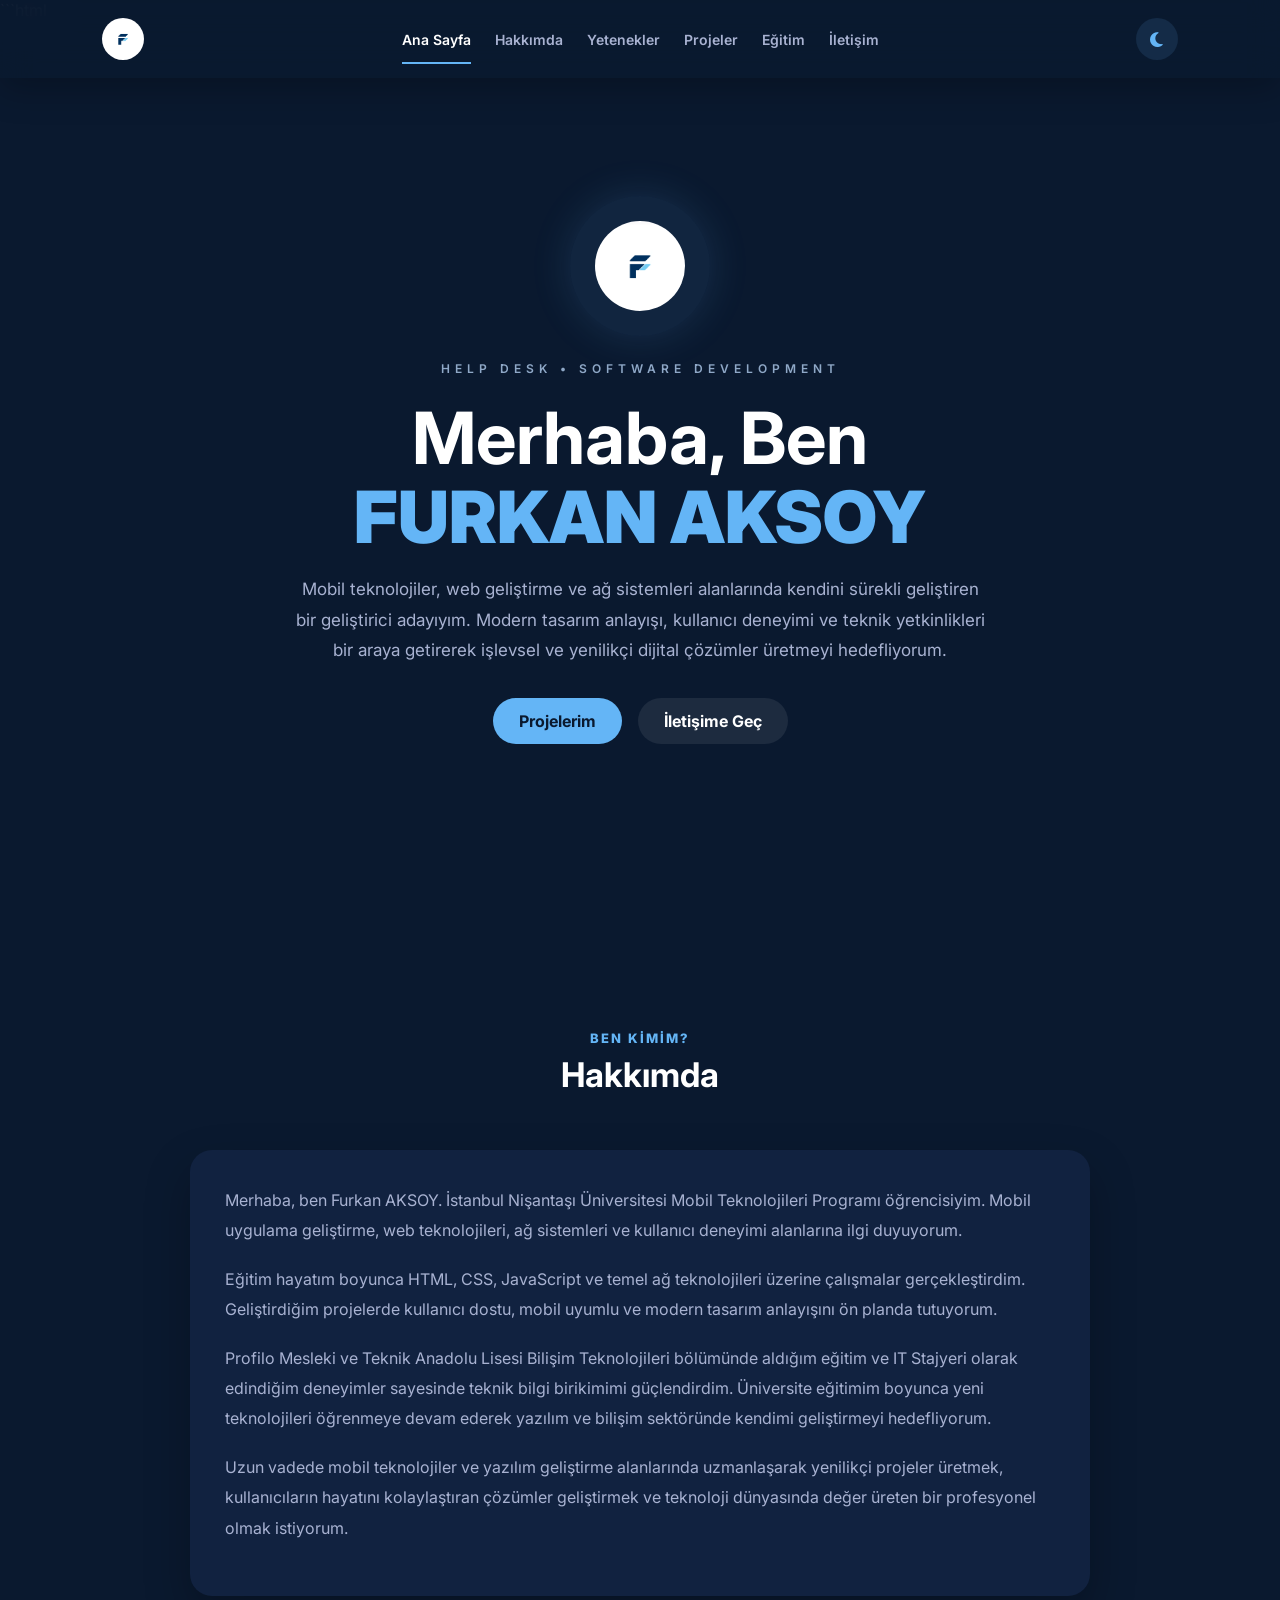
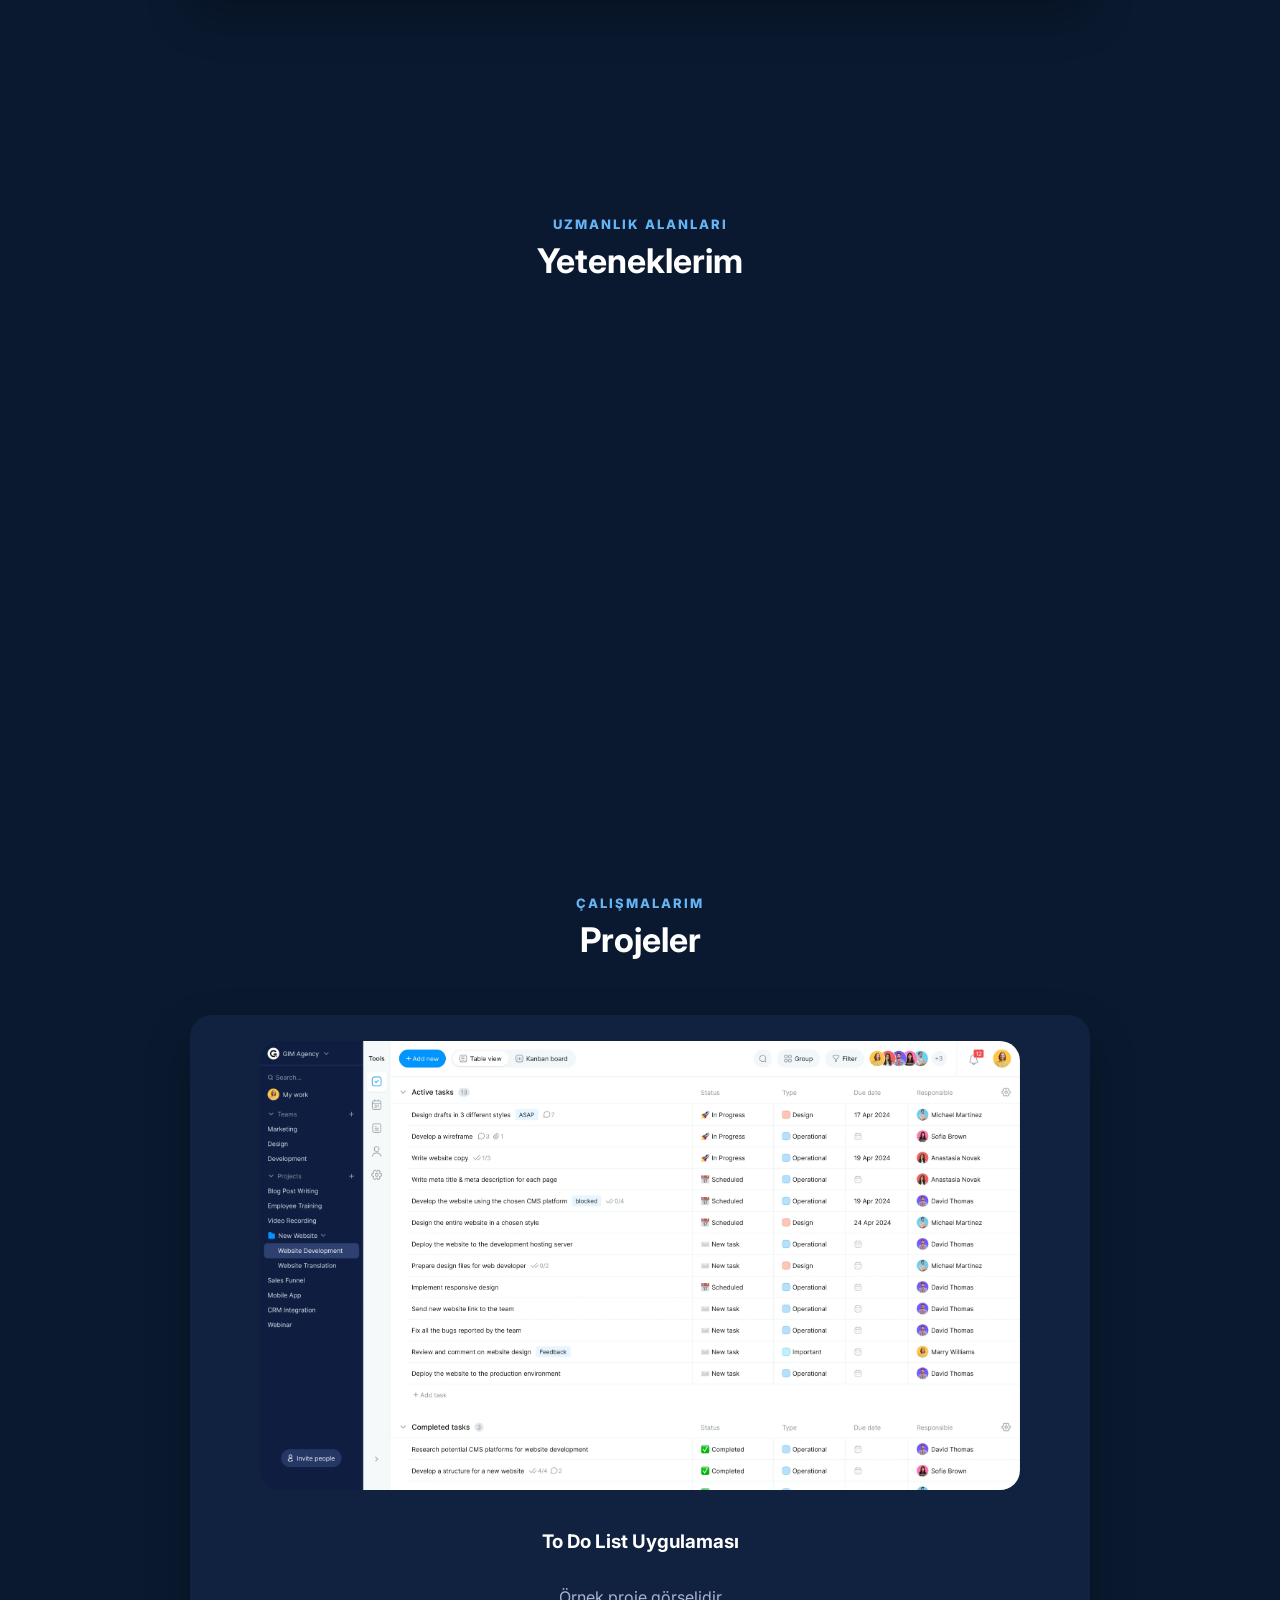
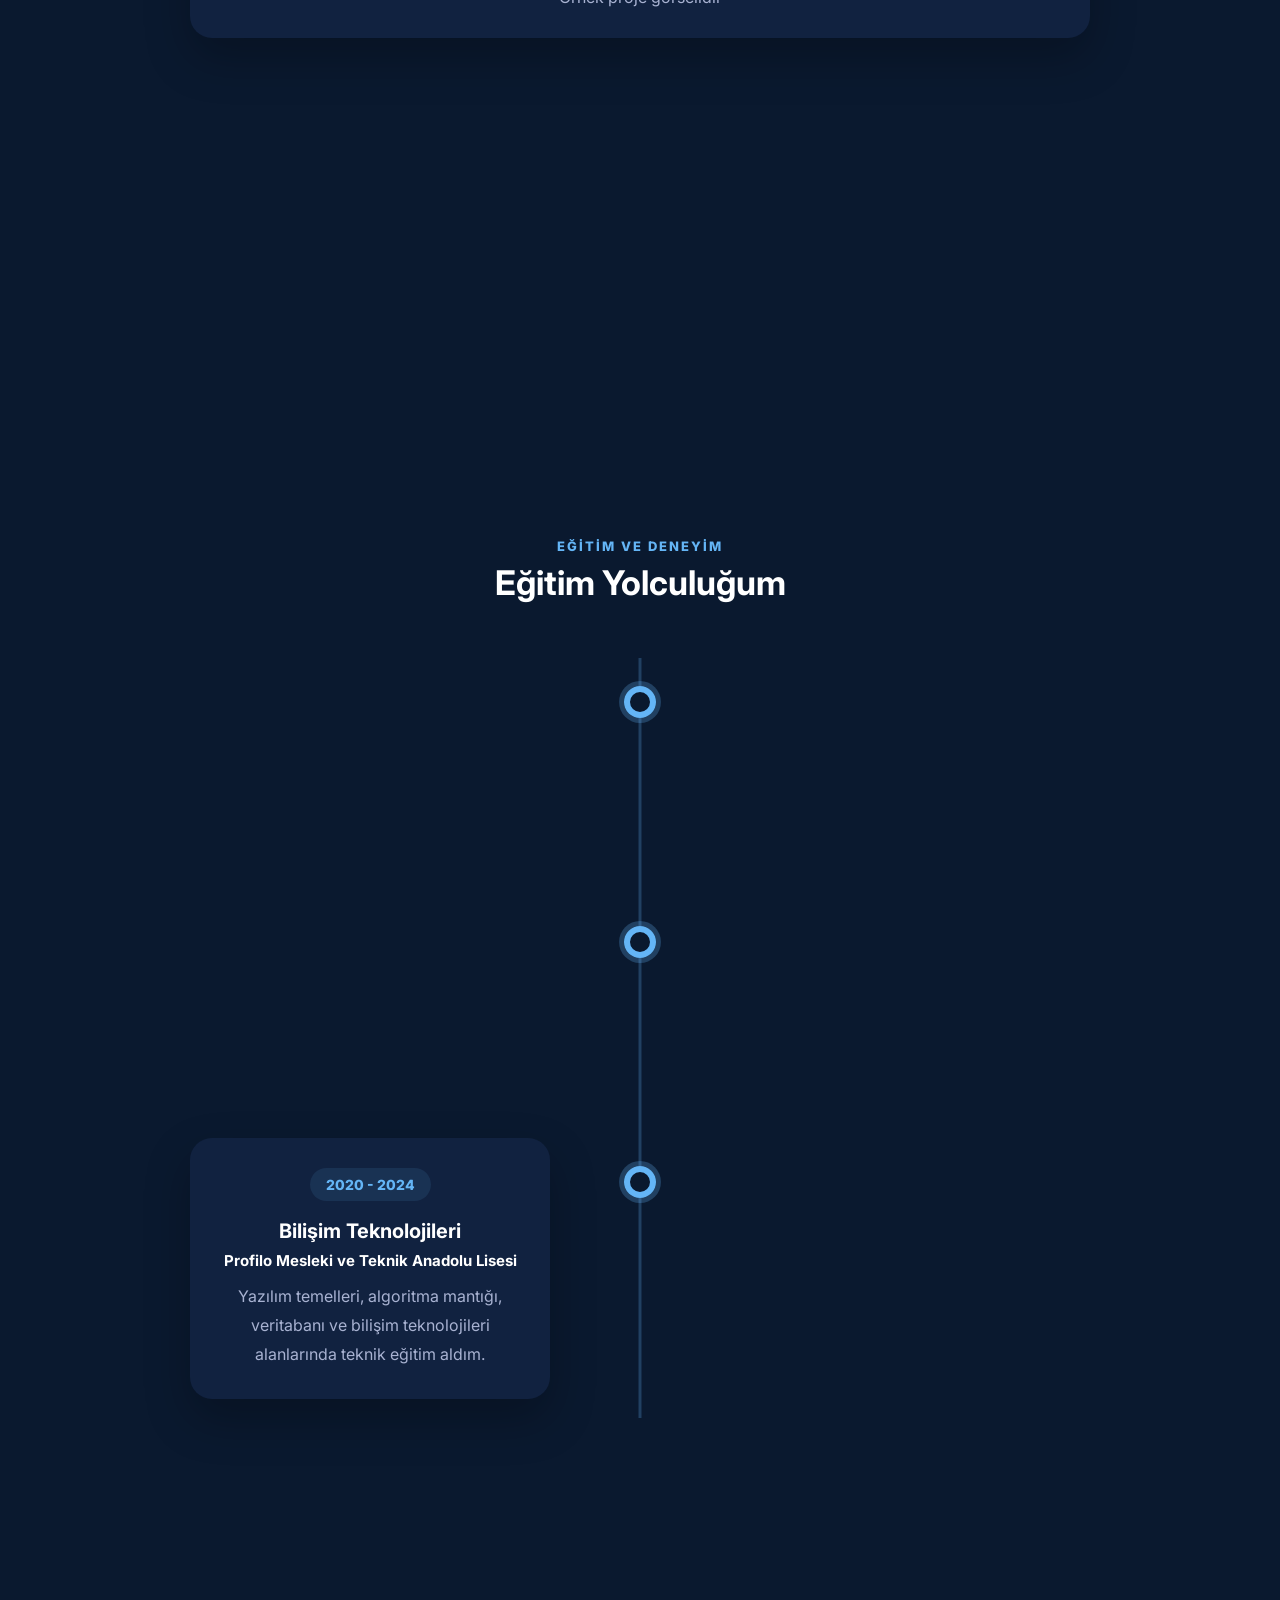
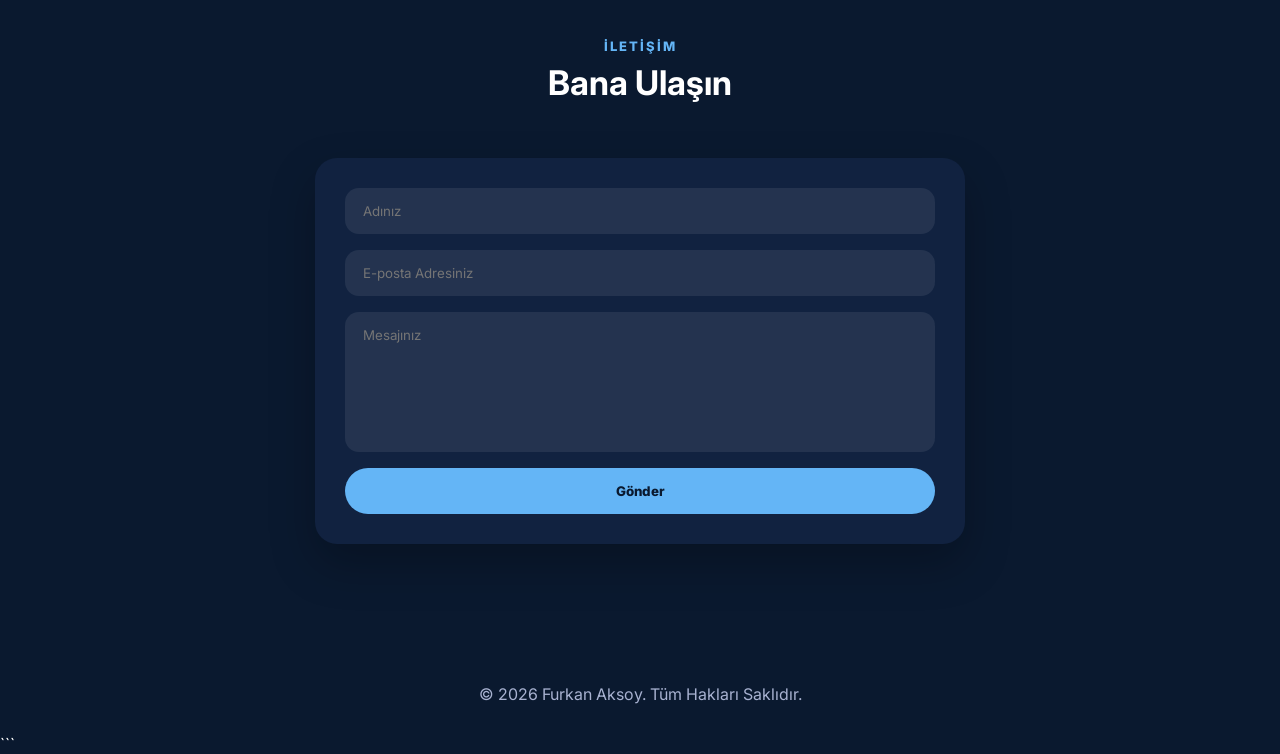
<file: index.html>
```html
<!DOCTYPE html>
<html lang="tr">
<head>
    <meta charset="UTF-8">
    <meta name="viewport" content="width=device-width, initial-scale=1.0">
    <title>Furkan Aksoy | Kişisel Portfolyo</title>

    <link rel="stylesheet" href="style.css">

    <link href="https://fonts.googleapis.com/css2?family=Inter:wght@300;400;500;600;700;800;900&display=swap" rel="stylesheet">

    <link rel="stylesheet" href="https://cdnjs.cloudflare.com/ajax/libs/font-awesome/6.5.1/css/all.min.css">
</head>
<body>

<header>
    <a href="#anasayfa" class="logo">
        <img src="1.png" alt="Furkan Aksoy Logo">
    </a>

    <nav>
        <ul>
            <li><a href="#anasayfa" class="active">Ana Sayfa</a></li>
            <li><a href="#hakkimda">Hakkımda</a></li>
            <li><a href="#yetenekler">Yetenekler</a></li>
            <li><a href="#projeler">Projeler</a></li>
            <li><a href="#egitim">Eğitim</a></li>
            <li><a href="#iletisim">İletişim</a></li>
        </ul>
    </nav>

    <div class="ust-sag">
        <button class="tema-butonu" id="temaButonu" aria-label="Tema Değiştir">
            <i class="fa-solid fa-moon"></i>
        </button>

        <div class="menu-butonu">
            <i class="fa-solid fa-bars"></i>
        </div>
    </div>
</header>

<section class="ana-sayfa" id="anasayfa">
    <div class="ana-icerik">

        <div class="profil-dairesi">
            <img src="1.png" alt="Furkan Aksoy Logo">
        </div>

        <span class="ust-yazi">
            HELP DESK • SOFTWARE DEVELOPMENT
        </span>

        <h1>
            Merhaba, Ben
            <span>Furkan AKSOY</span>
        </h1>

        <p>
            Mobil teknolojiler, web geliştirme ve ağ sistemleri alanlarında kendini
            sürekli geliştiren bir geliştirici adayıyım. Modern tasarım anlayışı,
            kullanıcı deneyimi ve teknik yetkinlikleri bir araya getirerek işlevsel
            ve yenilikçi dijital çözümler üretmeyi hedefliyorum.
        </p>

        <div class="butonlar">
            <a href="#projeler" class="buton birincil">Projelerim</a>
            <a href="#iletisim" class="buton ikincil">İletişime Geç</a>
        </div>
    </div>
</section>

<section id="hakkimda">
    <div class="bolum-basligi">
        <span>BEN KİMİM?</span>
        <h2>Hakkımda</h2>
    </div>

    <div class="hakkimda-karti">
        <p>
            Merhaba, ben Furkan AKSOY. İstanbul Nişantaşı Üniversitesi Mobil Teknolojileri
            Programı öğrencisiyim. Mobil uygulama geliştirme, web teknolojileri, ağ sistemleri
            ve kullanıcı deneyimi alanlarına ilgi duyuyorum.
        </p>

        <p>
            Eğitim hayatım boyunca HTML, CSS, JavaScript ve temel ağ teknolojileri üzerine
            çalışmalar gerçekleştirdim. Geliştirdiğim projelerde kullanıcı dostu, mobil uyumlu
            ve modern tasarım anlayışını ön planda tutuyorum.
        </p>

        <p>
            Profilo Mesleki ve Teknik Anadolu Lisesi Bilişim Teknolojileri bölümünde aldığım
            eğitim ve IT Stajyeri olarak edindiğim deneyimler sayesinde teknik bilgi birikimimi
            güçlendirdim. Üniversite eğitimim boyunca yeni teknolojileri öğrenmeye devam ederek
            yazılım ve bilişim sektöründe kendimi geliştirmeyi hedefliyorum.
        </p>

        <p>
            Uzun vadede mobil teknolojiler ve yazılım geliştirme alanlarında uzmanlaşarak
            yenilikçi projeler üretmek, kullanıcıların hayatını kolaylaştıran çözümler
            geliştirmek ve teknoloji dünyasında değer üreten bir profesyonel olmak istiyorum.
        </p>
    </div>
</section>

<section id="yetenekler">
    <div class="bolum-basligi">
        <span>UZMANLIK ALANLARI</span>
        <h2>Yeteneklerim</h2>
    </div>

    <div class="yetenekler-grid">
        <div class="yetenek-karti">
            <div class="yetenek-baslik">
                <h3>HTML5</h3>
                <span>90%</span>
            </div>
            <div class="ilerleme"><span style="width:90%"></span></div>
        </div>

        <div class="yetenek-karti">
            <div class="yetenek-baslik">
                <h3>CSS3</h3>
                <span>85%</span>
            </div>
            <div class="ilerleme"><span style="width:85%"></span></div>
        </div>

        <div class="yetenek-karti">
            <div class="yetenek-baslik">
                <h3>JavaScript</h3>
                <span>75%</span>
            </div>
            <div class="ilerleme"><span style="width:75%"></span></div>
        </div>

        <div class="yetenek-karti">
            <div class="yetenek-baslik">
                <h3>Responsive Tasarım</h3>
                <span>88%</span>
            </div>
            <div class="ilerleme"><span style="width:88%"></span></div>
        </div>

        <div class="yetenek-karti">
            <div class="yetenek-baslik">
                <h3>Ağ Teknolojileri</h3>
                <span>70%</span>
            </div>
            <div class="ilerleme"><span style="width:70%"></span></div>
        </div>

        <div class="yetenek-karti">
            <div class="yetenek-baslik">
                <h3>Donanım</h3>
                <span>80%</span>
            </div>
            <div class="ilerleme"><span style="width:80%"></span></div>
        </div>

        <div class="yetenek-karti">
            <div class="yetenek-baslik">
                <h3>İngilizce</h3>
                <span>95%</span>
            </div>
            <div class="ilerleme"><span style="width:95%"></span></div>
        </div>

        <div class="yetenek-karti">
            <div class="yetenek-baslik">
                <h3>Arayüz Tasarımı</h3>
                <span>82%</span>
            </div>
            <div class="ilerleme"><span style="width:82%"></span></div>
        </div>

        <div class="yetenek-karti">
            <div class="yetenek-baslik">
                <h3>GitHub Kullanımı</h3>
                <span>78%</span>
            </div>
            <div class="ilerleme"><span style="width:78%"></span></div>
        </div>
    </div>
</section>

<section id="projeler">
    <div class="bolum-basligi">
        <span>ÇALIŞMALARIM</span>
        <h2>Projeler</h2>
    </div>

    <div class="proje-onizleme">
        <img id="projeOnizlemeResmi" src="todolistuyg.webp" alt="Örnek proje görseli">
        <h3 id="projeOnizlemeBaslik">To Do List Uygulaması</h3>
        <p id="projeOnizlemeAciklama">Örnek proje görselidir</p>
    </div>

    <div class="projeler-grid">
        <div class="proje-karti" data-image="todolistuyg.webp" data-title="To Do List Uygulaması" data-description="Örnek proje görselidir">
            <i class="fa-solid fa-list-check"></i>
            <h3>To Do List Uygulaması</h3>
            <p>Kullanıcıların görev ekleyebildiği, düzenleyebildiği ve tamamlananları takip edebildiği JavaScript tabanlı bir örnek proje.</p>
        </div>

        <div class="proje-karti" data-image="kisiselfinans.png" data-title="Kişisel Finans" data-description="Örnek proje görselidir">
            <i class="fa-solid fa-wallet"></i>
            <h3>Kişisel Finans</h3>
            <p>Bütçe takibi, gelir-gider yönetimi ve kişisel finans planlama özelliklerine odaklanan proje.</p>
        </div>

        <div class="proje-karti" data-image="Stokuyg.png" data-title="Stok Takip Uygulaması" data-description="Örnek proje görselidir">
            <i class="fa-solid fa-boxes-stacked"></i>
            <h3>Stok Takip Uygulaması</h3>
            <p>Ürün stoklarını yönetmeye yardımcı olan, sevkiyat ve envanter kontrolü sağlayan arayüz çalışması.</p>
        </div>
    </div>
</section>

<section id="egitim">
    <div class="bolum-basligi">
        <span>EĞİTİM VE DENEYİM</span>
        <h2>Eğitim Yolculuğum</h2>
    </div>

    <div class="zaman-cizelgesi">
        <div class="zaman-karti sol kart-1">
            <span class="tarih">2024 - Günümüz</span>
            <h3>Nişantaşı Üniversitesi</h3>
            <h4>Mobil Teknolojileri</h4>
            <p>
                Mobil teknolojiler, web geliştirme ve ağ teknolojileri alanlarında
                akademik eğitimime devam ediyorum.
            </p>
        </div>

        <div class="zaman-nokta nokta-1"></div>

        <div class="zaman-karti sag kart-2">
            <span class="tarih">2023 - 2024</span>
            <h3>IT Stajyeri</h3>
            <h4>İnnova Bilişim Çözümleri A.Ş.</h4>
            <p>
                Kurumsal bir yapıda teknik destek süreçlerini deneyimledim,
                donanım ve yazılım sorunları üzerine çalışmalar yaptım.
            </p>
        </div>

        <div class="zaman-nokta nokta-2"></div>

        <div class="zaman-karti sol kart-3">
            <span class="tarih">2020 - 2024</span>
            <h3>Bilişim Teknolojileri</h3>
            <h4>Profilo Mesleki ve Teknik Anadolu Lisesi</h4>
            <p>
                Yazılım temelleri, algoritma mantığı, veritabanı ve bilişim
                teknolojileri alanlarında teknik eğitim aldım.
            </p>
        </div>

        <div class="zaman-nokta nokta-3"></div>
    </div>
</section>

<section id="iletisim">
    <div class="bolum-basligi">
        <span>İLETİŞİM</span>
        <h2>Bana Ulaşın</h2>
    </div>

    <form>
        <input type="text" placeholder="Adınız">
        <input type="email" placeholder="E-posta Adresiniz">
        <textarea placeholder="Mesajınız"></textarea>
        <button type="submit">Gönder</button>
    </form>
</section>

<footer>
    <p>© 2026 Furkan Aksoy. Tüm Hakları Saklıdır.</p>
</footer>

<script src="main.js"></script>
</body>
</html>
```
</file>
<file: style.css>
* {
    margin: 0;
    padding: 0;
    box-sizing: border-box;
}
img {
    border-radius: 50px;
}
:root {
    --arka-plan: #0A192F;
    --kart: #112240;
    --yazi: #FFFFFF;
    --soluk-yazi: #A8B2D1;
    --vurgu: #64B5F6;
    --lacivert: #0A192F;
    --golge: rgba(0, 0, 0, 0.25);
}

html {
    scroll-behavior: smooth;
}

body {
    font-family: "Inter", sans-serif;
    background: var(--arka-plan);
    color: var(--yazi);
}

a {
    text-decoration: none;
    color: inherit;
}

header {
    position: fixed;
    top: 0;
    width: 100%;
    z-index: 999;
    padding: 18px 8%;
    display: flex;
    justify-content: space-between;
    align-items: center;
    background: rgba(10, 25, 47, 0.96);
    backdrop-filter: blur(16px);
    box-shadow: 0 10px 35px rgba(0, 0, 0, 0.25);
}

.logo {
    display: flex;
    align-items: center;
    justify-content: center;
}

.logo img {
    height: 42px;
    width: auto;
    display: block;
}

nav ul {
    display: flex;
    gap: 24px;
    list-style: none;
}

nav a {
    position: relative;
    color: var(--soluk-yazi);
    font-size: 14px;
    font-weight: 600;
    padding: 8px 0;
    transition: 0.3s;
}

nav a:hover {
    color: var(--yazi);
}

nav a::after {
    content: "";
    position: absolute;
    left: 0;
    bottom: -8px;
    width: 0;
    height: 2px;
    background: var(--vurgu);
    transition: 0.3s ease;
}

nav a.active {
    color: var(--yazi);
}

nav a.active::after {
    width: 100%;
}

.ust-sag {
    display: flex;
    align-items: center;
    gap: 14px;
}

.tema-butonu {
    width: 42px;
    height: 42px;
    border: none;
    border-radius: 50%;
    background: rgba(100, 181, 246, 0.12);
    color: var(--vurgu);
    cursor: pointer;
    font-size: 17px;
    display: flex;
    align-items: center;
    justify-content: center;
    padding: 0;
}

.tema-butonu i {
    line-height: 1;
}

.menu-butonu {
    display: none;
    font-size: 24px;
    cursor: pointer;
    color: var(--yazi);
}

section {
    padding: 110px 8%;
}

.ana-sayfa {
    min-height: 100vh;
    background: var(--arka-plan);
    display: flex;
    align-items: center;
    justify-content: center;
    text-align: center;
}

.ana-icerik {
    max-width: 780px;
}

.profil-dairesi {
    width: 140px;
    height: 140px;
    margin: 0 auto 25px;
    border-radius: 50%;
    background: rgba(100, 181, 246, 0.08);
    display: flex;
    align-items: center;
    justify-content: center;
    box-shadow: 0 0 40px rgba(100, 181, 246, 0.15);
}

.profil-dairesi img {
    width: 90px;
    height: auto;
    display: block;
}

.ust-yazi {
    color: #8FA8C7;
    font-size: 12px;
    letter-spacing: 5px;
    text-transform: uppercase;
    font-weight: 600;
    display: block;
    margin-bottom: 22px;
}

.ana-sayfa h1 {
    font-size: clamp(38px, 6vw, 72px);
    line-height: 1.1;
    margin-bottom: 18px;
}

.ana-sayfa h1 span {
    display: block;
    color: var(--vurgu);
    text-transform: uppercase;
    font-weight: 900;
}

.ana-sayfa p {
    max-width: 700px;
    margin: 0 auto 32px;
    color: var(--soluk-yazi);
    font-size: 17px;
    line-height: 1.8;
}

.butonlar {
    display: flex;
    justify-content: center;
    gap: 16px;
    flex-wrap: wrap;
}

.buton {
    padding: 13px 26px;
    border-radius: 30px;
    font-weight: 700;
    transition: 0.3s;
}

.birincil {
    background: var(--vurgu);
    color: var(--lacivert);
}

.ikincil {
    background: rgba(255, 255, 255, 0.08);
    color: var(--yazi);
}

.buton:hover {
    transform: translateY(-4px);
}

.bolum-basligi {
    text-align: center;
    margin-bottom: 55px;
}

.bolum-basligi span {
    color: var(--vurgu);
    font-size: 13px;
    font-weight: 800;
    letter-spacing: 2px;
}

.bolum-basligi h2 {
    font-size: 34px;
    margin-top: 8px;
}

.hakkimda-karti,
.yetenek-karti,
.proje-karti,
.zaman-karti,
form,
.proje-onizleme {
    background: var(--kart);
    border-radius: 22px;
    box-shadow: 0 20px 45px var(--golge);
    transition: 0.3s;
}

.proje-onizleme {
    max-width: 900px;
    margin: 0 auto 30px;
    padding: 26px;
    text-align: center;
    display: flex;
    flex-direction: column;
    align-items: center;
    gap: 18px;
}

.proje-onizleme img {
    width: 100%;
    max-width: 760px;
    height: auto;
    border-radius: 20px;
    object-fit: cover;
    margin-bottom: 22px;
    opacity: 0;
    transform: translateY(12px);
    transition: opacity 0.45s ease, transform 0.45s ease;
}

.proje-onizleme img.gorunur {
    opacity: 1;
    transform: translateY(0);
}

.proje-onizleme h3,
.proje-onizleme p {
    transition: opacity 0.35s ease, transform 0.35s ease;
    opacity: 1;
    transform: translateY(0);
}

.proje-onizleme h3 {
    margin-bottom: 12px;
}

.proje-onizleme p {
    color: var(--soluk-yazi);
    line-height: 1.8;
}

.hakkimda-karti {
    max-width: 900px;
    margin: auto;
    padding: 35px;
}

.hakkimda-karti p {
    color: var(--soluk-yazi);
    line-height: 1.9;
    margin-bottom: 18px;
}

.yetenekler-grid,
.projeler-grid {
    display: grid;
    grid-template-columns: repeat(3, 1fr);
    gap: 24px;
}

.yetenek-karti,
.proje-karti {
    padding: 28px;
}

.yetenek-karti:hover,
.proje-karti:hover,
.zaman-karti:hover,
.hakkimda-karti:hover {
    transform: translateY(-8px);
}

.yetenek-baslik {
    display: flex;
    align-items: center;
    justify-content: space-between;
    margin-bottom: 12px;
}

.yetenek-baslik h3 {
    font-size: 18px;
}

.yetenek-baslik span {
    color: var(--vurgu);
    font-size: 14px;
    font-weight: 800;
}

.ilerleme {
    height: 8px;
    background: rgba(255, 255, 255, 0.08);
    border-radius: 20px;
    overflow: hidden;
}

.ilerleme span {
    display: block;
    height: 100%;
    background: var(--vurgu);
    border-radius: 20px;
}

.proje-karti {
    cursor: pointer;
}

.proje-karti i {
    font-size: 30px;
    color: var(--vurgu);
    margin-bottom: 18px;
}

.proje-karti h3 {
    margin-bottom: 15px;
}

.proje-karti p {
    color: var(--soluk-yazi);
    line-height: 1.7;
}

.zaman-cizelgesi {
    position: relative;
    max-width: 900px;
    min-height: 760px;
    margin: auto;
}

.zaman-cizelgesi::before {
    content: "";
    position: absolute;
    top: 0;
    bottom: 0;
    width: 3px;
    background: rgba(100, 181, 246, 0.25);
    left: 50%;
    transform: translateX(-50%);
}

.zaman-karti {
    width: 360px;
    padding: 30px;
    text-align: center;
    position: absolute;
}

.zaman-karti.sol {
    left: 0;
}

.zaman-karti.sag {
    right: 0;
}

.kart-1 {
    top: 0;
}

.kart-2 {
    top: 240px;
}

.kart-3 {
    top: 480px;
}

.zaman-nokta {
    position: absolute;
    left: 50%;
    width: 32px;
    height: 32px;
    border-radius: 50%;
    background: var(--arka-plan);
    box-shadow: 0 0 0 5px rgba(100, 181, 246, 0.25), inset 0 0 0 6px var(--vurgu);
    transform: translateX(-50%);
    z-index: 2;
}

.nokta-1 {
    top: 28px;
}

.nokta-2 {
    top: 268px;
}

.nokta-3 {
    top: 508px;
}

.tarih {
    display: inline-block;
    margin-bottom: 18px;
    padding: 8px 16px;
    border-radius: 20px;
    color: var(--vurgu);
    background: rgba(100, 181, 246, 0.10);
    font-weight: 800;
    font-size: 14px;
}

.zaman-karti h3 {
    margin-bottom: 8px;
    font-size: 20px;
}

.zaman-karti h4 {
    margin-bottom: 12px;
    color: var(--yazi);
    font-size: 15px;
}

.zaman-karti p {
    color: var(--soluk-yazi);
    line-height: 1.8;
}

form {
    max-width: 650px;
    margin: auto;
    padding: 30px;
    display: flex;
    flex-direction: column;
    gap: 16px;
}

input,
textarea {
    width: 100%;
    padding: 15px 18px;
    border-radius: 14px;
    border: none;
    background: rgba(255, 255, 255, 0.08);
    color: var(--yazi);
    outline: none;
    font-family: inherit;
}

textarea {
    min-height: 140px;
    resize: none;
}

input:focus,
textarea:focus {
    box-shadow: 0 0 0 2px rgba(100, 181, 246, 0.35);
}

button {
    padding: 15px;
    border: none;
    border-radius: 30px;
    cursor: pointer;
    background: var(--vurgu);
    color: var(--lacivert);
    font-weight: 800;
    font-family: inherit;
}

footer {
    text-align: center;
    padding: 30px;
    color: var(--soluk-yazi);
}

.yukari-cik {
    position: fixed;
    right: 24px;
    bottom: 24px;
    width: 46px;
    height: 46px;
    border-radius: 50%;
    background: var(--vurgu);
    color: var(--lacivert);
    display: none;
    align-items: center;
    justify-content: center;
    font-weight: 800;
    cursor: pointer;
    z-index: 9999;
}

.yukari-cik.aktif {
    display: flex;
}

.gizli {
    opacity: 0;
    transform: translateY(40px);
    transition: all 0.8s ease;
}

.goster {
    opacity: 1;
    transform: translateY(0);
}

body.acik-tema {
    --arka-plan: #F5F9FF;
    --kart: #FFFFFF;
    --yazi: #0A192F;
    --soluk-yazi: #516179;
    --vurgu: #2196F3;
    --lacivert: #0A192F;
    --golge: rgba(10, 25, 47, 0.10);
}

body.acik-tema header {
    background: rgba(245, 249, 255, 0.96);
    box-shadow: 0 10px 35px rgba(10, 25, 47, 0.10);
}

body.acik-tema .tema-butonu {
    background: rgba(10, 25, 47, 0.08);
    color: var(--lacivert);
}

body.acik-tema .birincil,
body.acik-tema button,
body.acik-tema .yukari-cik {
    background: var(--lacivert);
    color: #FFFFFF;
}

body.acik-tema .ikincil {
    background: rgba(10, 25, 47, 0.08);
    color: var(--lacivert);
}

body.acik-tema input,
body.acik-tema textarea {
    background: #F1F5F9;
    color: var(--yazi);
}

body.acik-tema .zaman-nokta {
    background: var(--arka-plan);
}

@media (max-width: 900px) {
    nav {
        position: fixed;
        top: 80px;
        right: -100%;
        width: 75%;
        height: calc(100vh - 80px);
        background: rgba(10, 25, 47, 0.98);
        backdrop-filter: blur(16px);
        transition: 0.4s;
        padding: 40px;
    }

    body.acik-tema nav {
        background: rgba(245, 249, 255, 0.98);
    }

    nav.aktif {
        right: 0;
    }

    nav ul {
        flex-direction: column;
        gap: 24px;
    }

    .menu-butonu {
        display: block;
    }

    .yetenekler-grid,
    .projeler-grid {
        grid-template-columns: 1fr;
    }

    .proje-onizleme {
        padding: 20px;
        margin-bottom: 20px;
    }

    .proje-onizleme img {
        max-width: 100%;
    }

    .zaman-cizelgesi {
        min-height: auto;
        padding-left: 38px;
    }

    .zaman-cizelgesi::before {
        left: 15px;
    }

    .zaman-karti {
        position: relative;
        width: 100%;
        left: auto;
        right: auto;
        top: auto;
        margin-bottom: 24px;
        text-align: left;
    }

    .zaman-nokta {
        left: 15px;
    }

    .nokta-1 {
        top: 28px;
    }

    .nokta-2 {
        top: 282px;
    }

    .nokta-3 {
        top: 536px;
    }

    section {
        padding: 90px 6%;
    }
}

@media (max-width: 768px) {
    header {
        padding: 15px 5%;
    }

    .ana-sayfa {
        min-height: 90vh;
        padding-top: 80px;
    }

    .ana-sayfa h1 {
        font-size: clamp(28px, 5vw, 48px);
    }

    .ana-sayfa p {
        font-size: 15px;
    }

    .butonlar {
        flex-direction: column;
        gap: 12px;
    }

    .buton {
        width: 100%;
        text-align: center;
    }

    .profil-dairesi {
        width: 120px;
        height: 120px;
    }

    section {
        padding: 80px 5%;
    }

    .bolum-basligi h2 {
        font-size: 26px;
    }

    .yetenek-karti,
    .proje-karti {
        padding: 20px;
    }

    .proje-onizleme {
        padding: 16px;
        margin-bottom: 16px;
    }

    .proje-onizleme img {
        border-radius: 16px;
        margin-bottom: 16px;
    }

    .hakkimda-karti {
        padding: 20px;
    }

    .hakkimda-karti p {
        font-size: 14px;
        line-height: 1.7;
    }

    form {
        padding: 20px;
        gap: 12px;
    }

    input,
    textarea {
        padding: 12px 16px;
        font-size: 16px;
    }

    textarea {
        min-height: 110px;
    }
}

@media (max-width: 480px) {
    header {
        padding: 12px 4%;
    }

    .logo img {
        height: 36px;
    }

    nav {
        width: 85%;
        padding: 30px;
    }

    nav ul {
        gap: 20px;
    }

    nav a {
        font-size: 13px;
    }

    .ust-sag {
        gap: 10px;
    }

    .tema-butonu {
        width: 38px;
        height: 38px;
        font-size: 15px;
    }

    .menu-butonu {
        font-size: 22px;
    }

    .ana-sayfa {
        min-height: 85vh;
        padding-top: 70px;
    }

    .ana-icerik {
        max-width: 100%;
    }

    .profil-dairesi {
        width: 100px;
        height: 100px;
        margin-bottom: 20px;
    }

    .profil-dairesi img {
        width: 70px;
    }

    .ust-yazi {
        font-size: 11px;
        letter-spacing: 3px;
        margin-bottom: 16px;
    }

    .ana-sayfa h1 {
        font-size: clamp(24px, 4vw, 36px);
        margin-bottom: 14px;
    }

    .ana-sayfa p {
        font-size: 14px;
        line-height: 1.6;
        margin-bottom: 24px;
    }

    .butonlar {
        flex-direction: column;
        gap: 10px;
    }

    .buton {
        padding: 12px 24px;
        font-size: 14px;
    }

    section {
        padding: 70px 4%;
    }

    .bolum-basligi {
        margin-bottom: 40px;
    }

    .bolum-basligi span {
        font-size: 12px;
        letter-spacing: 1.5px;
    }

    .bolum-basligi h2 {
        font-size: 22px;
        margin-top: 6px;
    }

    .yetenekler-grid,
    .projeler-grid {
        gap: 16px;
    }

    .yetenek-karti,
    .proje-karti {
        padding: 16px;
        border-radius: 16px;
    }

    .yetenek-baslik h3,
    .proje-karti h3 {
        font-size: 16px;
    }

    .proje-karti i {
        font-size: 28px;
        margin-bottom: 14px;
    }

    .proje-karti p {
        font-size: 13px;
        line-height: 1.6;
    }

    .proje-onizleme {
        padding: 14px;
        margin-bottom: 14px;
        gap: 12px;
    }

    .proje-onizleme img {
        border-radius: 14px;
        margin-bottom: 12px;
    }

    .proje-onizleme h3 {
        font-size: 18px;
        margin-bottom: 8px;
    }

    .proje-onizleme p {
        font-size: 13px;
        line-height: 1.6;
    }

    .hakkimda-karti {
        padding: 16px;
        max-width: 100%;
    }

    .hakkimda-karti p {
        font-size: 13px;
        line-height: 1.6;
        margin-bottom: 14px;
    }

    .zaman-cizelgesi {
        padding-left: 32px;
        min-height: auto;
    }

    .zaman-cizelgesi::before {
        left: 12px;
        width: 2px;
    }

    .zaman-karti {
        width: 100%;
        padding: 18px;
        border-radius: 16px;
    }

    .tarih {
        font-size: 12px;
        padding: 6px 12px;
        margin-bottom: 12px;
    }

    .zaman-karti h3 {
        font-size: 16px;
        margin-bottom: 6px;
    }

    .zaman-karti h4 {
        font-size: 13px;
        margin-bottom: 10px;
    }

    .zaman-karti p {
        font-size: 12px;
        line-height: 1.5;
    }

    .zaman-nokta {
        left: 12px;
        width: 28px;
        height: 28px;
    }

    form {
        padding: 16px;
        gap: 10px;
    }

    input,
    textarea {
        padding: 11px 14px;
        font-size: 15px;
        border-radius: 12px;
    }

    textarea {
        min-height: 100px;
    }

    button {
        padding: 12px;
        font-size: 14px;
        border-radius: 25px;
    }

    footer {
        padding: 20px 4%;
        font-size: 13px;
    }

    .yukari-cik {
        width: 42px;
        height: 42px;
        right: 16px;
        bottom: 16px;
        font-size: 18px;
    }
}

@media (max-width: 320px) {
    .ana-sayfa h1 {
        font-size: 20px;
    }

    .ana-sayfa p {
        font-size: 13px;
    }

    .buton {
        padding: 10px 20px;
        font-size: 12px;
    }

    .bolum-basligi h2 {
        font-size: 18px;
    }

    .yetenek-karti,
    .proje-karti {
        padding: 12px;
    }

    .proje-karti p {
        font-size: 12px;
    }

    input,
    textarea {
        font-size: 14px;
    }
}
</file>
